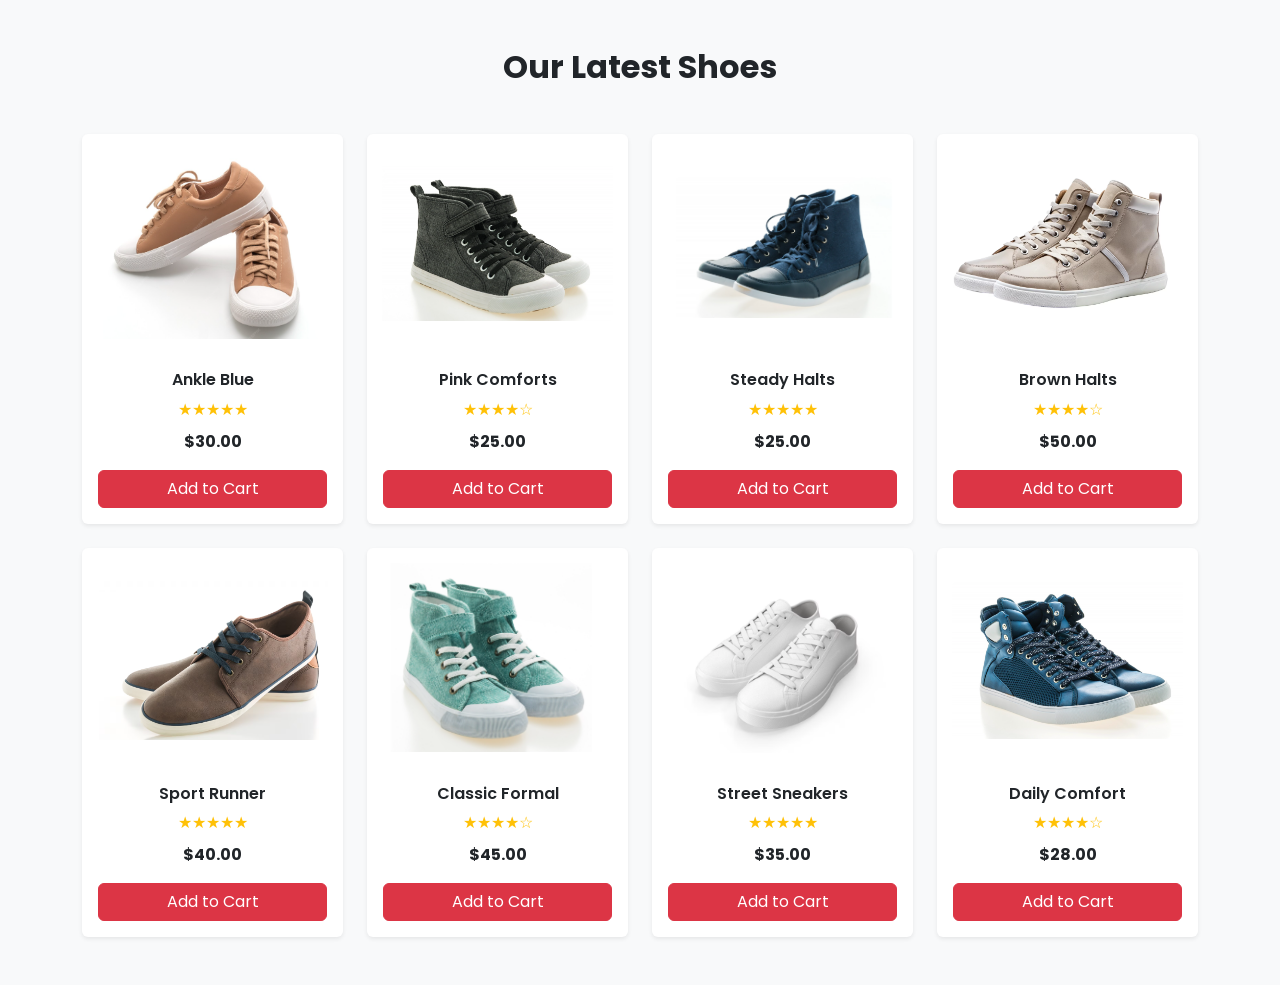
<file: product.html>
<!DOCTYPE html>
<html lang="en">
<head>
  <meta charset="UTF-8">
  <meta name="viewport" content="width=device-width, initial-scale=1">
  <title>ShoeMart Products</title>

  <link href="https://cdn.jsdelivr.net/npm/bootstrap@5.3.3/dist/css/bootstrap.min.css" rel="stylesheet">
  <link href="https://fonts.googleapis.com/css2?family=Poppins:wght@300;400;500;600;700&display=swap" rel="stylesheet">

  <style>
    body { font-family: 'Poppins', sans-serif; }
    .product-img { height: 220px; object-fit: contain; padding: 15px; }
    .card:hover { transform: translateY(-6px); transition: 0.3s; }
  </style>
</head>

<body class="bg-light">

<section class="py-5">
  <div class="container">

    <h2 class="text-center fw-bold mb-5">Our Latest Shoes</h2>

    <div class="row g-4">

      <div class="col-lg-3 col-md-6">
        <div class="card border-0 shadow-sm h-100 text-center">
          <img src="images/p1.png" class="card-img-top product-img" alt="">
          <div class="card-body">
            <h6 class="fw-semibold">Ankle Blue</h6>
            <div class="text-warning mb-2">★★★★★</div>
            <p class="fw-bold">$30.00</p>
            <button class="btn btn-danger w-100">Add to Cart</button>
          </div>
        </div>
      </div>

      <div class="col-lg-3 col-md-6">
        <div class="card border-0 shadow-sm h-100 text-center">
          <img src="images/p2.png" class="card-img-top product-img" alt="">
          <div class="card-body">
            <h6 class="fw-semibold">Pink Comforts</h6>
            <div class="text-warning mb-2">★★★★☆</div>
            <p class="fw-bold">$25.00</p>
            <button class="btn btn-danger w-100">Add to Cart</button>
          </div>
        </div>
      </div>

      <div class="col-lg-3 col-md-6">
        <div class="card border-0 shadow-sm h-100 text-center">
          <img src="images/p3.png" class="card-img-top product-img" alt="">
          <div class="card-body">
            <h6 class="fw-semibold">Steady Halts</h6>
            <div class="text-warning mb-2">★★★★★</div>
            <p class="fw-bold">$25.00</p>
            <button class="btn btn-danger w-100">Add to Cart</button>
          </div>
        </div>
      </div>

      <div class="col-lg-3 col-md-6">
        <div class="card border-0 shadow-sm h-100 text-center">
          <img src="images/p4.png" class="card-img-top product-img" alt="">
          <div class="card-body">
            <h6 class="fw-semibold">Brown Halts</h6>
            <div class="text-warning mb-2">★★★★☆</div>
            <p class="fw-bold">$50.00</p>
            <button class="btn btn-danger w-100">Add to Cart</button>
          </div>
        </div>
      </div>

      <div class="col-lg-3 col-md-6">
        <div class="card border-0 shadow-sm h-100 text-center">
          <img src="images/p5.png" class="card-img-top product-img" alt="">
          <div class="card-body">
            <h6 class="fw-semibold">Sport Runner</h6>
            <div class="text-warning mb-2">★★★★★</div>
            <p class="fw-bold">$40.00</p>
            <button class="btn btn-danger w-100">Add to Cart</button>
          </div>
        </div>
      </div>

      <div class="col-lg-3 col-md-6">
        <div class="card border-0 shadow-sm h-100 text-center">
          <img src="images/p6.png" class="card-img-top product-img" alt="">
          <div class="card-body">
            <h6 class="fw-semibold">Classic Formal</h6>
            <div class="text-warning mb-2">★★★★☆</div>
            <p class="fw-bold">$45.00</p>
            <button class="btn btn-danger w-100">Add to Cart</button>
          </div>
        </div>
      </div>

      <div class="col-lg-3 col-md-6">
        <div class="card border-0 shadow-sm h-100 text-center">
          <img src="images/p7.png" class="card-img-top product-img" alt="">
          <div class="card-body">
            <h6 class="fw-semibold">Street Sneakers</h6>
            <div class="text-warning mb-2">★★★★★</div>
            <p class="fw-bold">$35.00</p>
            <button class="btn btn-danger w-100">Add to Cart</button>
          </div>
        </div>
      </div>

      <div class="col-lg-3 col-md-6">
        <div class="card border-0 shadow-sm h-100 text-center">
          <img src="images/p8.png" class="card-img-top product-img" alt="">
          <div class="card-body">
            <h6 class="fw-semibold">Daily Comfort</h6>
            <div class="text-warning mb-2">★★★★☆</div>
            <p class="fw-bold">$28.00</p>
            <button class="btn btn-danger w-100">Add to Cart</button>
          </div>
        </div>
      </div>

    </div>
  </div>
</section>

</body>
</html>
</file>
